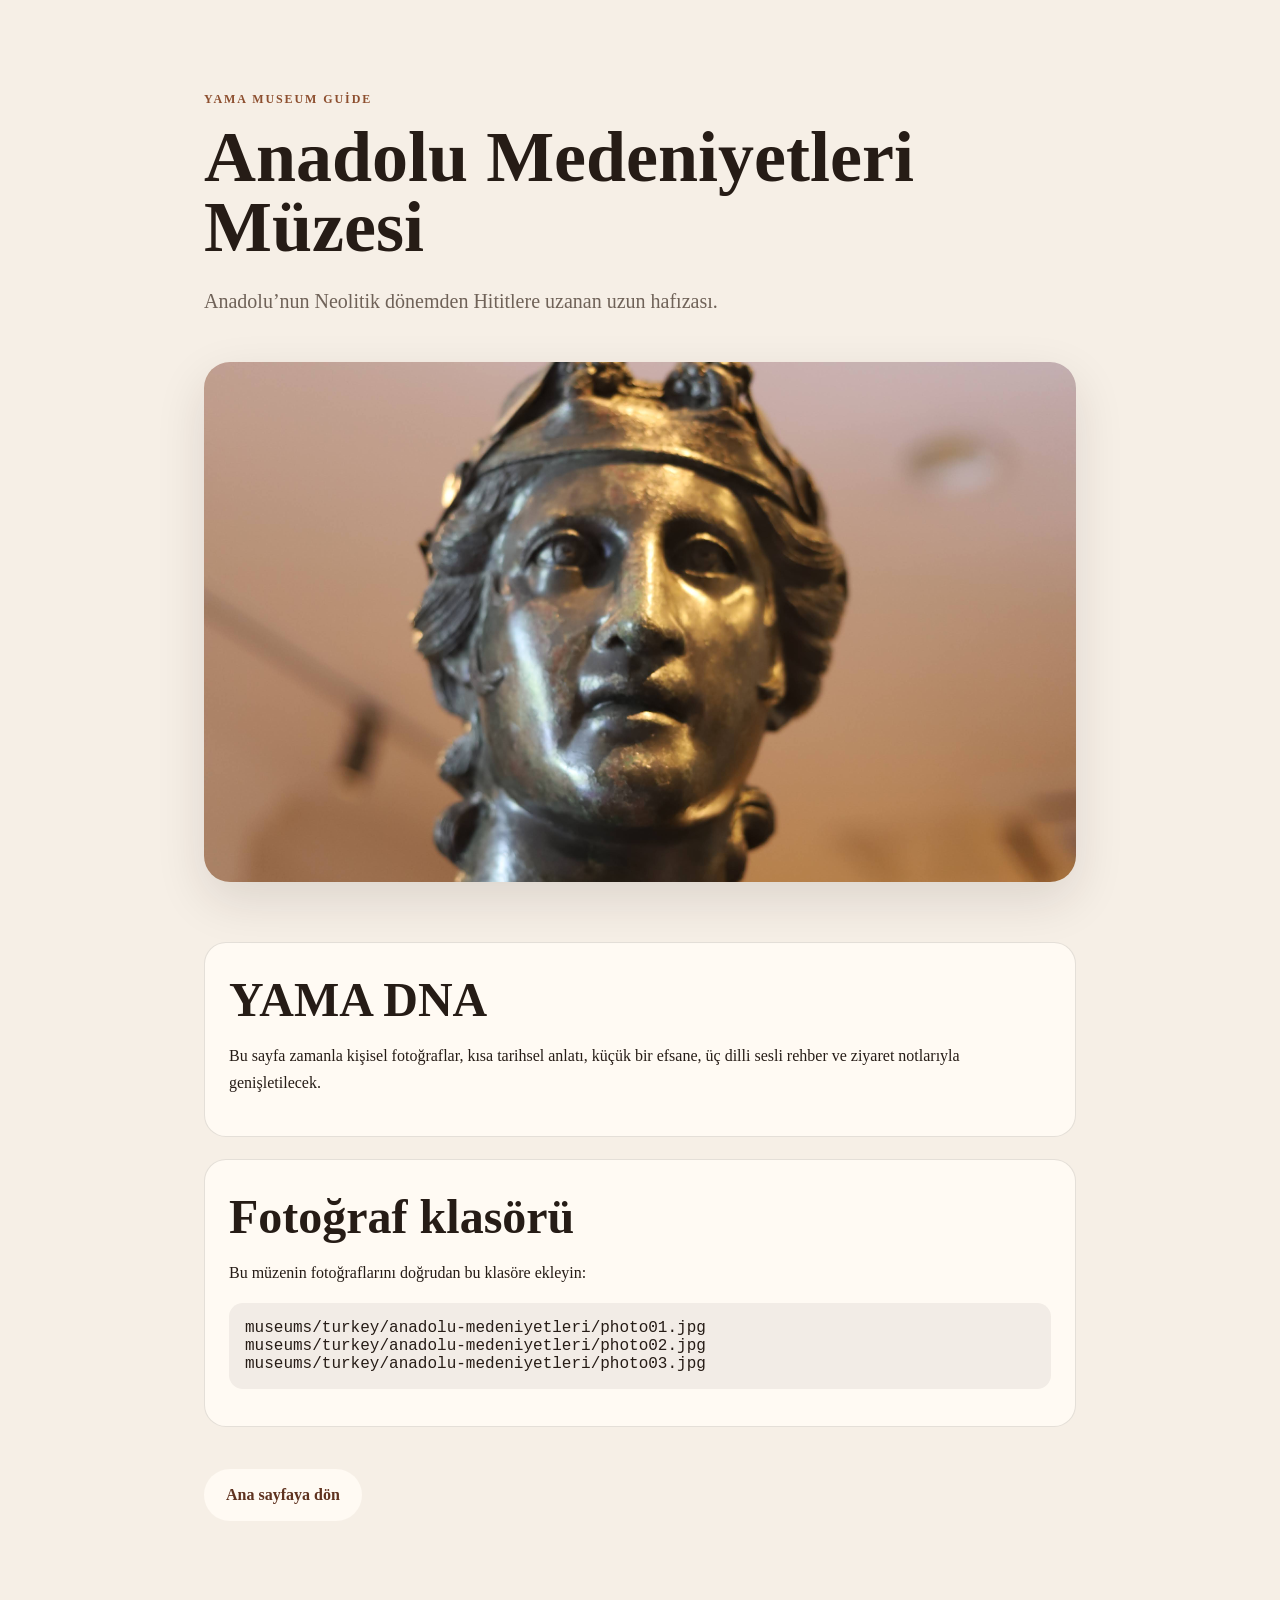
<file: museums/turkey/anadolu-medeniyetleri/index.html>
<!DOCTYPE html>
<html lang="tr">
<head>
  <meta charset="UTF-8" />
  <meta name="viewport" content="width=device-width, initial-scale=1.0" />
  <title>Anadolu Medeniyetleri Müzesi · YAMA Museum</title>
  <link rel="stylesheet" href="../../../style.css" />
</head>
<body>
  <main class="section museum-page">
    <p class="eyebrow">YAMA Museum Guide</p>
    <h1>Anadolu Medeniyetleri Müzesi</h1>
    <p class="lead">Anadolu’nun Neolitik dönemden Hititlere uzanan uzun hafızası.</p>

    <img class="museum-main-photo" src="photo01.jpg" alt="Anadolu Medeniyetleri Müzesi" />

    <section class="content-block">
      <h2>YAMA DNA</h2>
      <p>Bu sayfa zamanla kişisel fotoğraflar, kısa tarihsel anlatı, küçük bir efsane, üç dilli sesli rehber ve ziyaret notlarıyla genişletilecek.</p>
    </section>

    <section class="content-block">
      <h2>Fotoğraf klasörü</h2>
      <p>Bu müzenin fotoğraflarını doğrudan bu klasöre ekleyin:</p>
      <pre><code>museums/turkey/anadolu-medeniyetleri/photo01.jpg
museums/turkey/anadolu-medeniyetleri/photo02.jpg
museums/turkey/anadolu-medeniyetleri/photo03.jpg</code></pre>
    </section>

    <p><a class="button" href="../../../index.html">Ana sayfaya dön</a></p>
  </main>
</body>
</html>
</file>
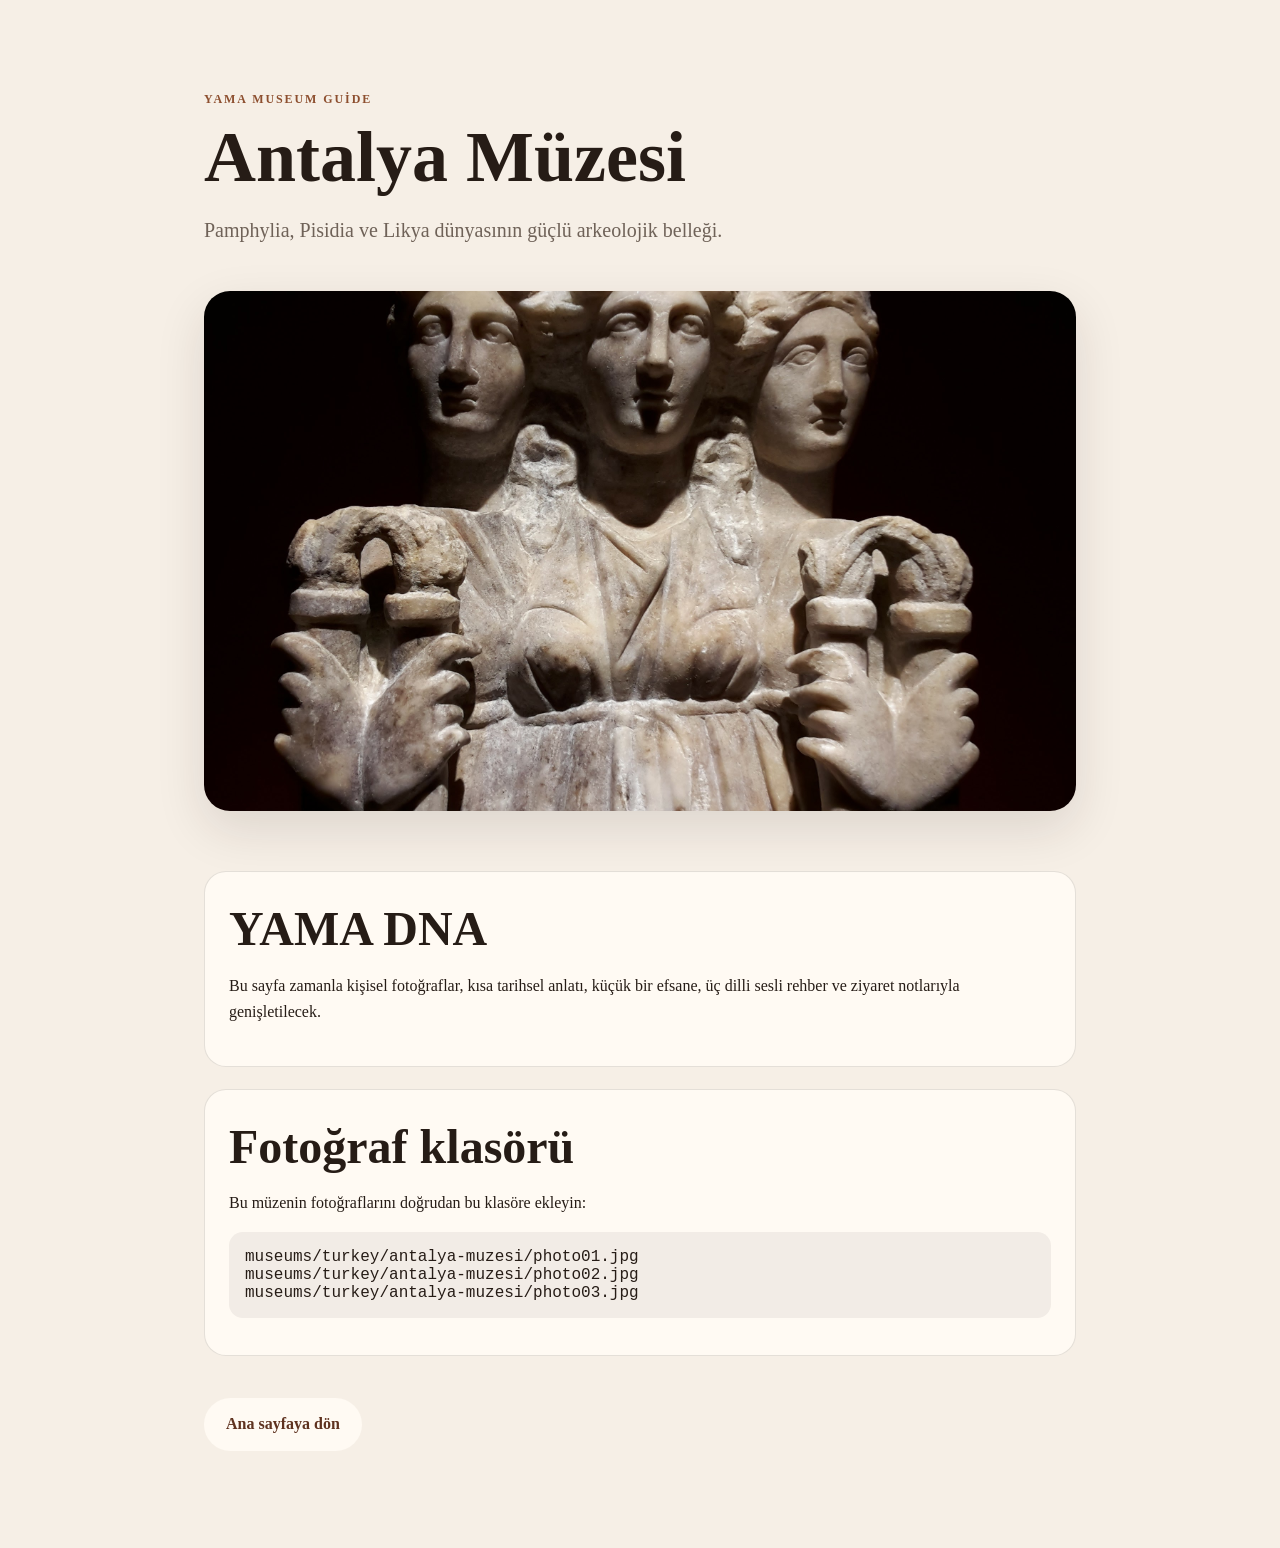
<file: museums/turkey/antalya-muzesi/index.html>
<!DOCTYPE html>
<html lang="tr">
<head>
  <meta charset="UTF-8" />
  <meta name="viewport" content="width=device-width, initial-scale=1.0" />
  <title>Antalya Müzesi · YAMA Museum</title>
  <link rel="stylesheet" href="../../../style.css" />
</head>
<body>
  <main class="section museum-page">
    <p class="eyebrow">YAMA Museum Guide</p>
    <h1>Antalya Müzesi</h1>
    <p class="lead">Pamphylia, Pisidia ve Likya dünyasının güçlü arkeolojik belleği.</p>

    <img class="museum-main-photo" src="photo01.jpg" alt="Antalya Müzesi" />

    <section class="content-block">
      <h2>YAMA DNA</h2>
      <p>Bu sayfa zamanla kişisel fotoğraflar, kısa tarihsel anlatı, küçük bir efsane, üç dilli sesli rehber ve ziyaret notlarıyla genişletilecek.</p>
    </section>

    <section class="content-block">
      <h2>Fotoğraf klasörü</h2>
      <p>Bu müzenin fotoğraflarını doğrudan bu klasöre ekleyin:</p>
      <pre><code>museums/turkey/antalya-muzesi/photo01.jpg
museums/turkey/antalya-muzesi/photo02.jpg
museums/turkey/antalya-muzesi/photo03.jpg</code></pre>
    </section>

    <p><a class="button" href="../../../index.html">Ana sayfaya dön</a></p>
  </main>
</body>
</html>
</file>
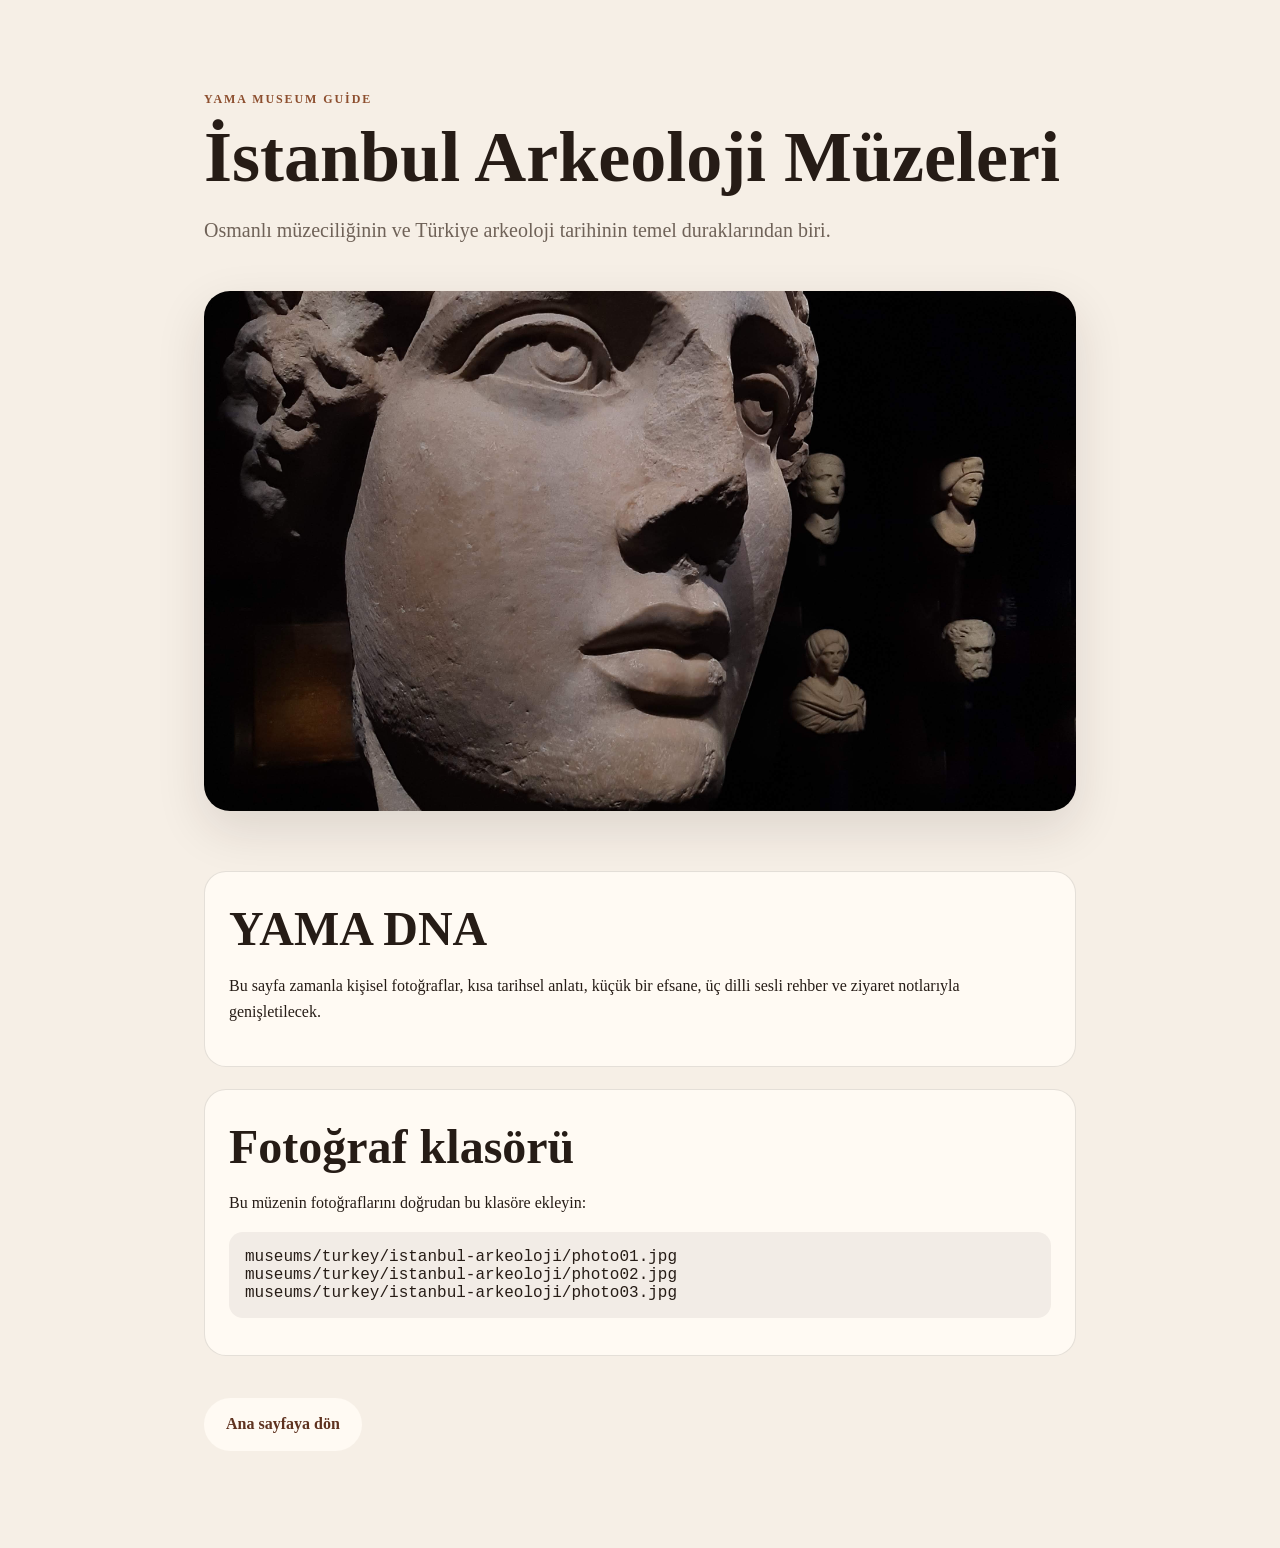
<file: museums/turkey/istanbul-arkeoloji/index.html>
<!DOCTYPE html>
<html lang="tr">
<head>
  <meta charset="UTF-8" />
  <meta name="viewport" content="width=device-width, initial-scale=1.0" />
  <title>İstanbul Arkeoloji Müzeleri · YAMA Museum</title>
  <link rel="stylesheet" href="../../../style.css" />
</head>
<body>
  <main class="section museum-page">
    <p class="eyebrow">YAMA Museum Guide</p>
    <h1>İstanbul Arkeoloji Müzeleri</h1>
    <p class="lead">Osmanlı müzeciliğinin ve Türkiye arkeoloji tarihinin temel duraklarından biri.</p>

    <img class="museum-main-photo" src="photo01.jpg" alt="İstanbul Arkeoloji Müzeleri" />

    <section class="content-block">
      <h2>YAMA DNA</h2>
      <p>Bu sayfa zamanla kişisel fotoğraflar, kısa tarihsel anlatı, küçük bir efsane, üç dilli sesli rehber ve ziyaret notlarıyla genişletilecek.</p>
    </section>

    <section class="content-block">
      <h2>Fotoğraf klasörü</h2>
      <p>Bu müzenin fotoğraflarını doğrudan bu klasöre ekleyin:</p>
      <pre><code>museums/turkey/istanbul-arkeoloji/photo01.jpg
museums/turkey/istanbul-arkeoloji/photo02.jpg
museums/turkey/istanbul-arkeoloji/photo03.jpg</code></pre>
    </section>

    <p><a class="button" href="../../../index.html">Ana sayfaya dön</a></p>
  </main>
</body>
</html>
</file>
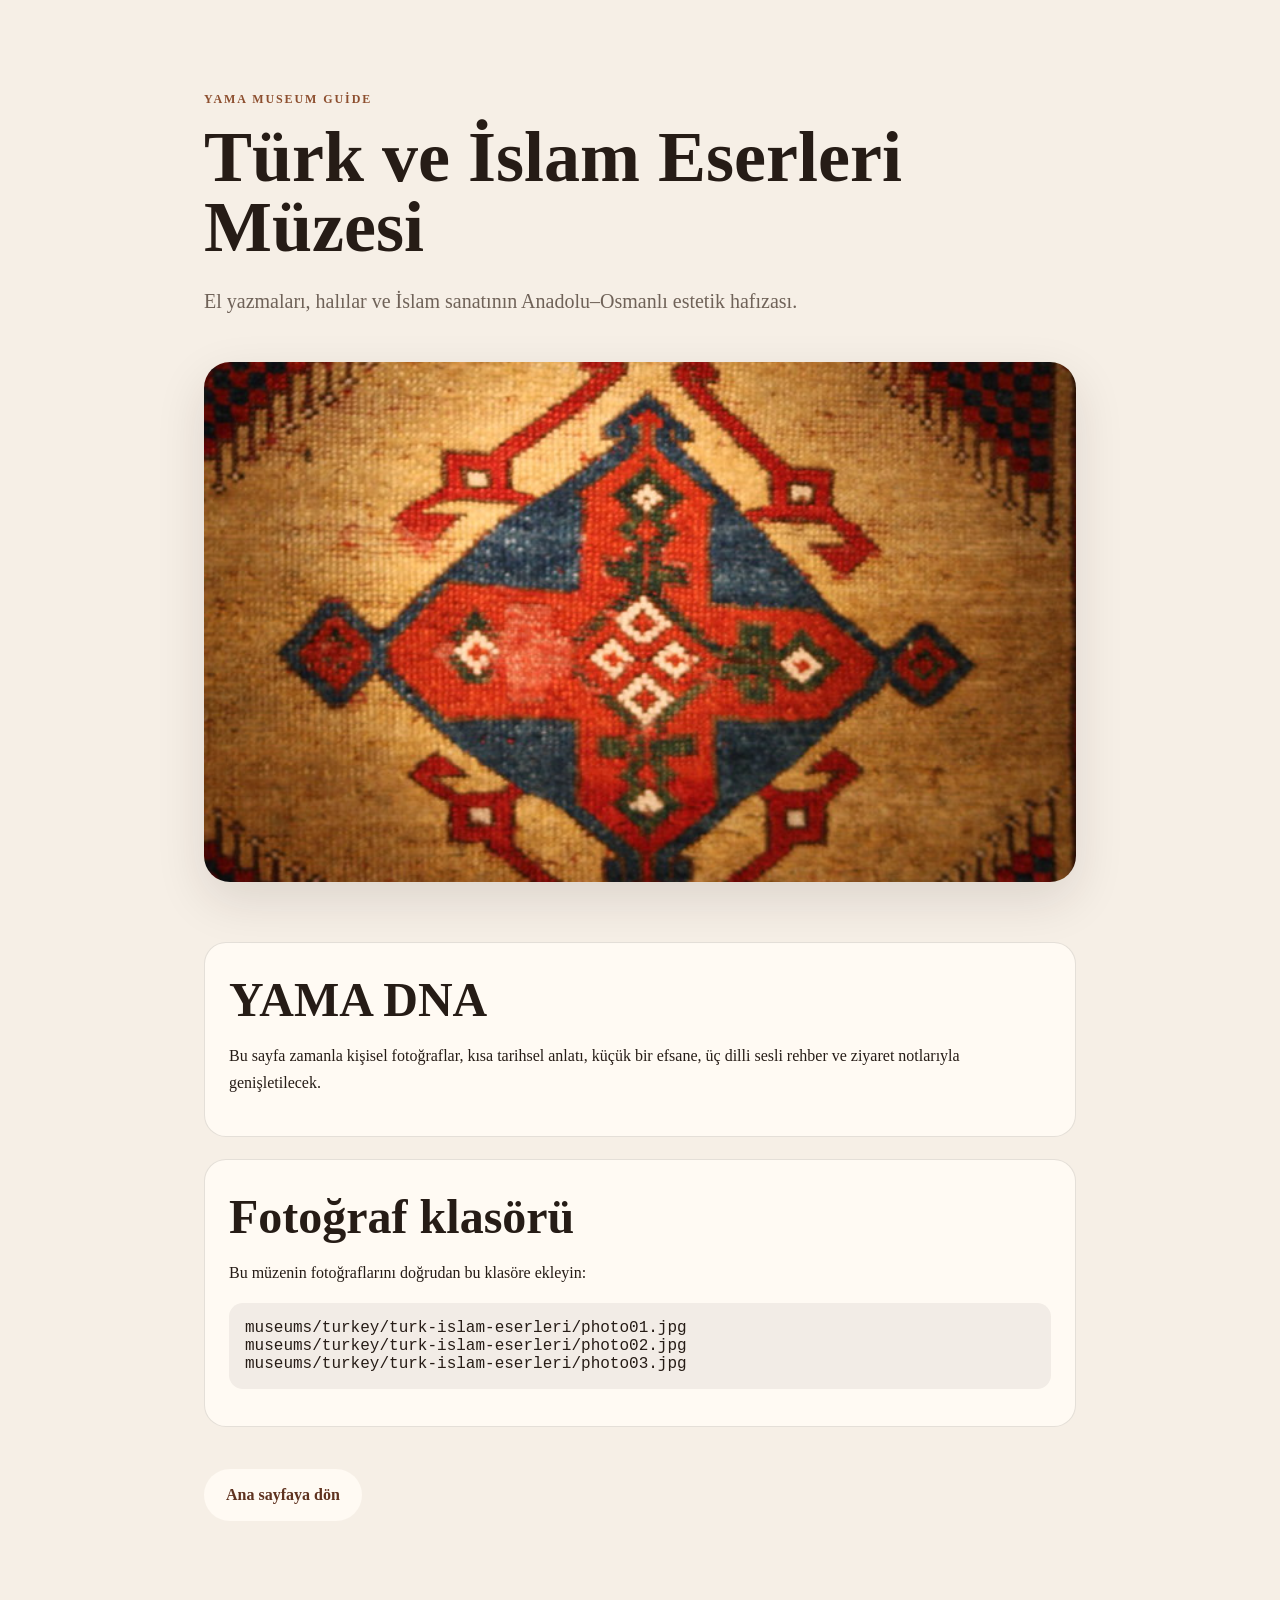
<file: museums/turkey/turk-islam-eserleri/index.html>
<!DOCTYPE html>
<html lang="tr">
<head>
  <meta charset="UTF-8" />
  <meta name="viewport" content="width=device-width, initial-scale=1.0" />
  <title>Türk ve İslam Eserleri Müzesi · YAMA Museum</title>
  <link rel="stylesheet" href="../../../style.css" />
</head>
<body>
  <main class="section museum-page">
    <p class="eyebrow">YAMA Museum Guide</p>
    <h1>Türk ve İslam Eserleri Müzesi</h1>
    <p class="lead">El yazmaları, halılar ve İslam sanatının Anadolu–Osmanlı estetik hafızası.</p>

    <img class="museum-main-photo" src="photo01.jpg" alt="Türk ve İslam Eserleri Müzesi" />

    <section class="content-block">
      <h2>YAMA DNA</h2>
      <p>Bu sayfa zamanla kişisel fotoğraflar, kısa tarihsel anlatı, küçük bir efsane, üç dilli sesli rehber ve ziyaret notlarıyla genişletilecek.</p>
    </section>

    <section class="content-block">
      <h2>Fotoğraf klasörü</h2>
      <p>Bu müzenin fotoğraflarını doğrudan bu klasöre ekleyin:</p>
      <pre><code>museums/turkey/turk-islam-eserleri/photo01.jpg
museums/turkey/turk-islam-eserleri/photo02.jpg
museums/turkey/turk-islam-eserleri/photo03.jpg</code></pre>
    </section>

    <p><a class="button" href="../../../index.html">Ana sayfaya dön</a></p>
  </main>
</body>
</html>
</file>
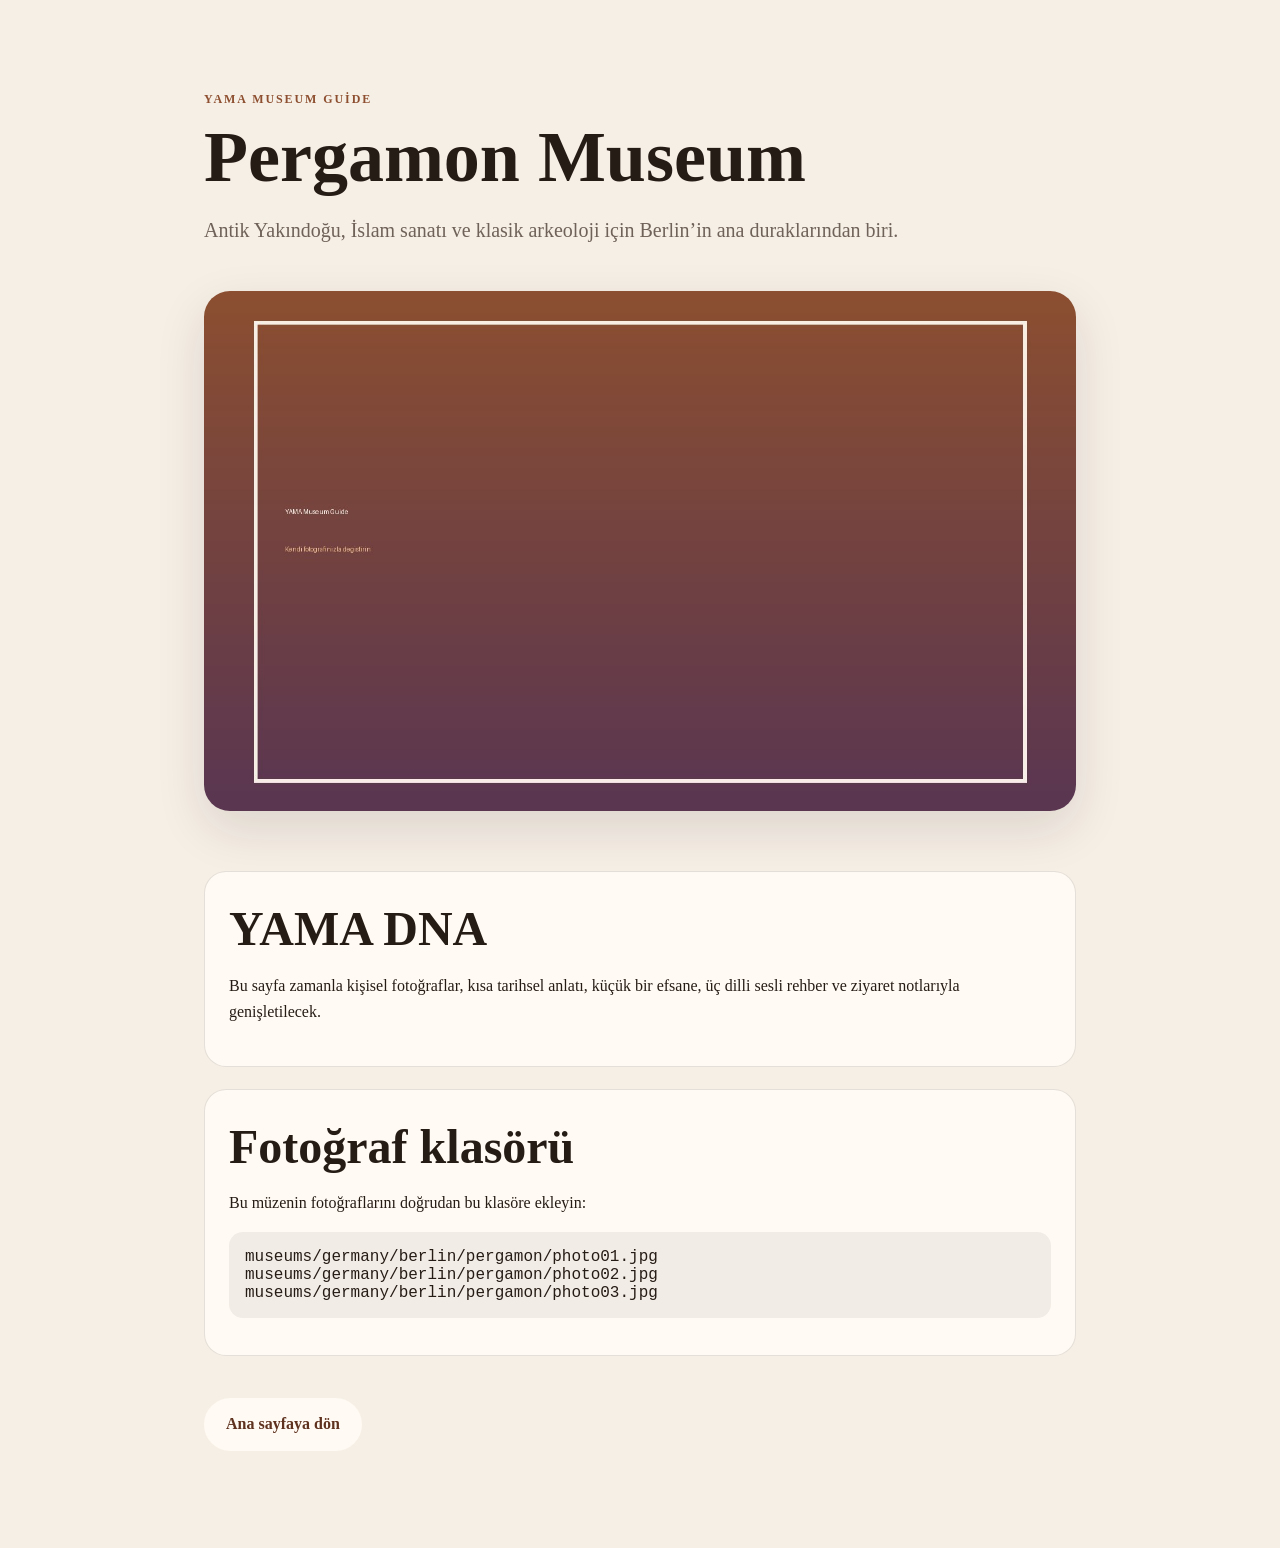
<file: museums/germany/berlin/pergamon/index.html>
<!DOCTYPE html>
<html lang="tr">
<head>
  <meta charset="UTF-8" />
  <meta name="viewport" content="width=device-width, initial-scale=1.0" />
  <title>Pergamon Museum · YAMA Museum</title>
  <link rel="stylesheet" href="../../../../style.css" />
</head>
<body>
  <main class="section museum-page">
    <p class="eyebrow">YAMA Museum Guide</p>
    <h1>Pergamon Museum</h1>
    <p class="lead">Antik Yakındoğu, İslam sanatı ve klasik arkeoloji için Berlin’in ana duraklarından biri.</p>

    <img class="museum-main-photo" src="photo01.jpg" alt="Pergamon Museum" />

    <section class="content-block">
      <h2>YAMA DNA</h2>
      <p>Bu sayfa zamanla kişisel fotoğraflar, kısa tarihsel anlatı, küçük bir efsane, üç dilli sesli rehber ve ziyaret notlarıyla genişletilecek.</p>
    </section>

    <section class="content-block">
      <h2>Fotoğraf klasörü</h2>
      <p>Bu müzenin fotoğraflarını doğrudan bu klasöre ekleyin:</p>
      <pre><code>museums/germany/berlin/pergamon/photo01.jpg
museums/germany/berlin/pergamon/photo02.jpg
museums/germany/berlin/pergamon/photo03.jpg</code></pre>
    </section>

    <p><a class="button" href="../../../../index.html">Ana sayfaya dön</a></p>
  </main>
</body>
</html>
</file>
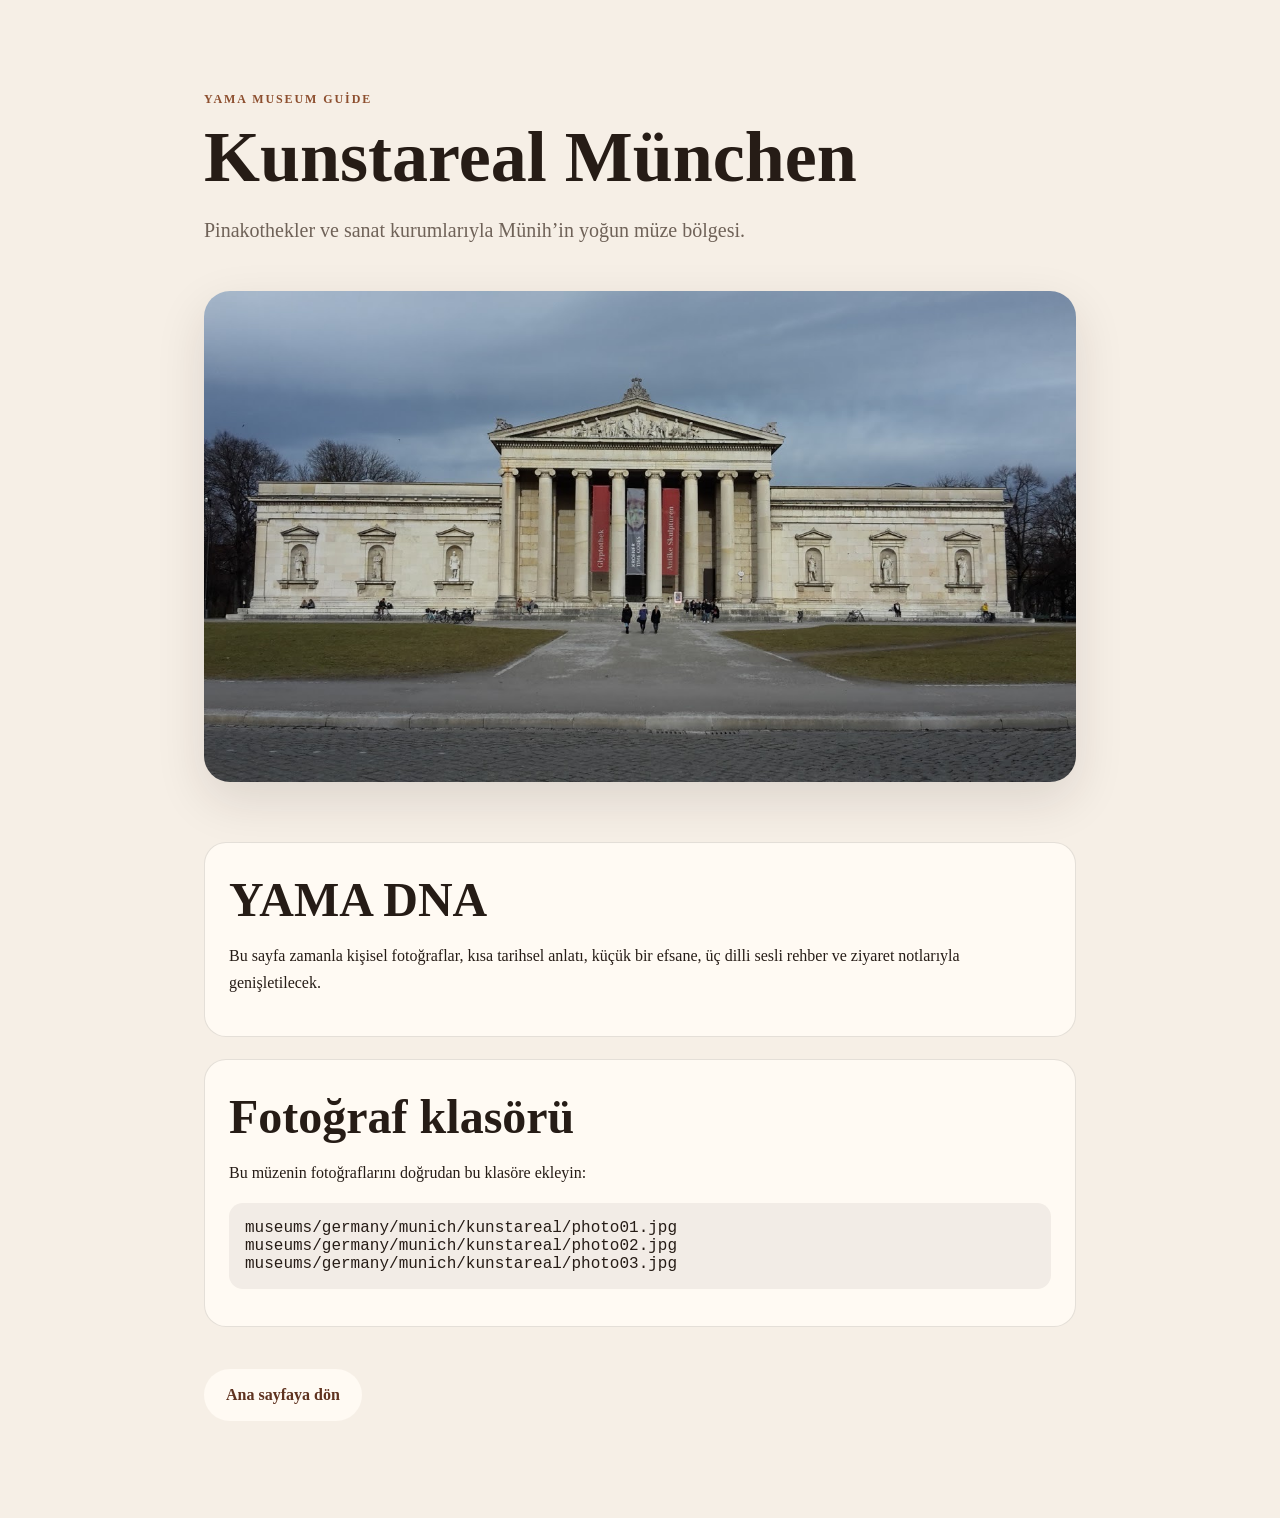
<file: museums/germany/munich/kunstareal/index.html>
<!DOCTYPE html>
<html lang="tr">
<head>
  <meta charset="UTF-8" />
  <meta name="viewport" content="width=device-width, initial-scale=1.0" />
  <title>Kunstareal München · YAMA Museum</title>
  <link rel="stylesheet" href="../../../../style.css" />
</head>
<body>
  <main class="section museum-page">
    <p class="eyebrow">YAMA Museum Guide</p>
    <h1>Kunstareal München</h1>
    <p class="lead">Pinakothekler ve sanat kurumlarıyla Münih’in yoğun müze bölgesi.</p>

    <img class="museum-main-photo" src="photo01.jpg" alt="Kunstareal München" />

    <section class="content-block">
      <h2>YAMA DNA</h2>
      <p>Bu sayfa zamanla kişisel fotoğraflar, kısa tarihsel anlatı, küçük bir efsane, üç dilli sesli rehber ve ziyaret notlarıyla genişletilecek.</p>
    </section>

    <section class="content-block">
      <h2>Fotoğraf klasörü</h2>
      <p>Bu müzenin fotoğraflarını doğrudan bu klasöre ekleyin:</p>
      <pre><code>museums/germany/munich/kunstareal/photo01.jpg
museums/germany/munich/kunstareal/photo02.jpg
museums/germany/munich/kunstareal/photo03.jpg</code></pre>
    </section>

    <p><a class="button" href="../../../../index.html">Ana sayfaya dön</a></p>
  </main>
</body>
</html>
</file>
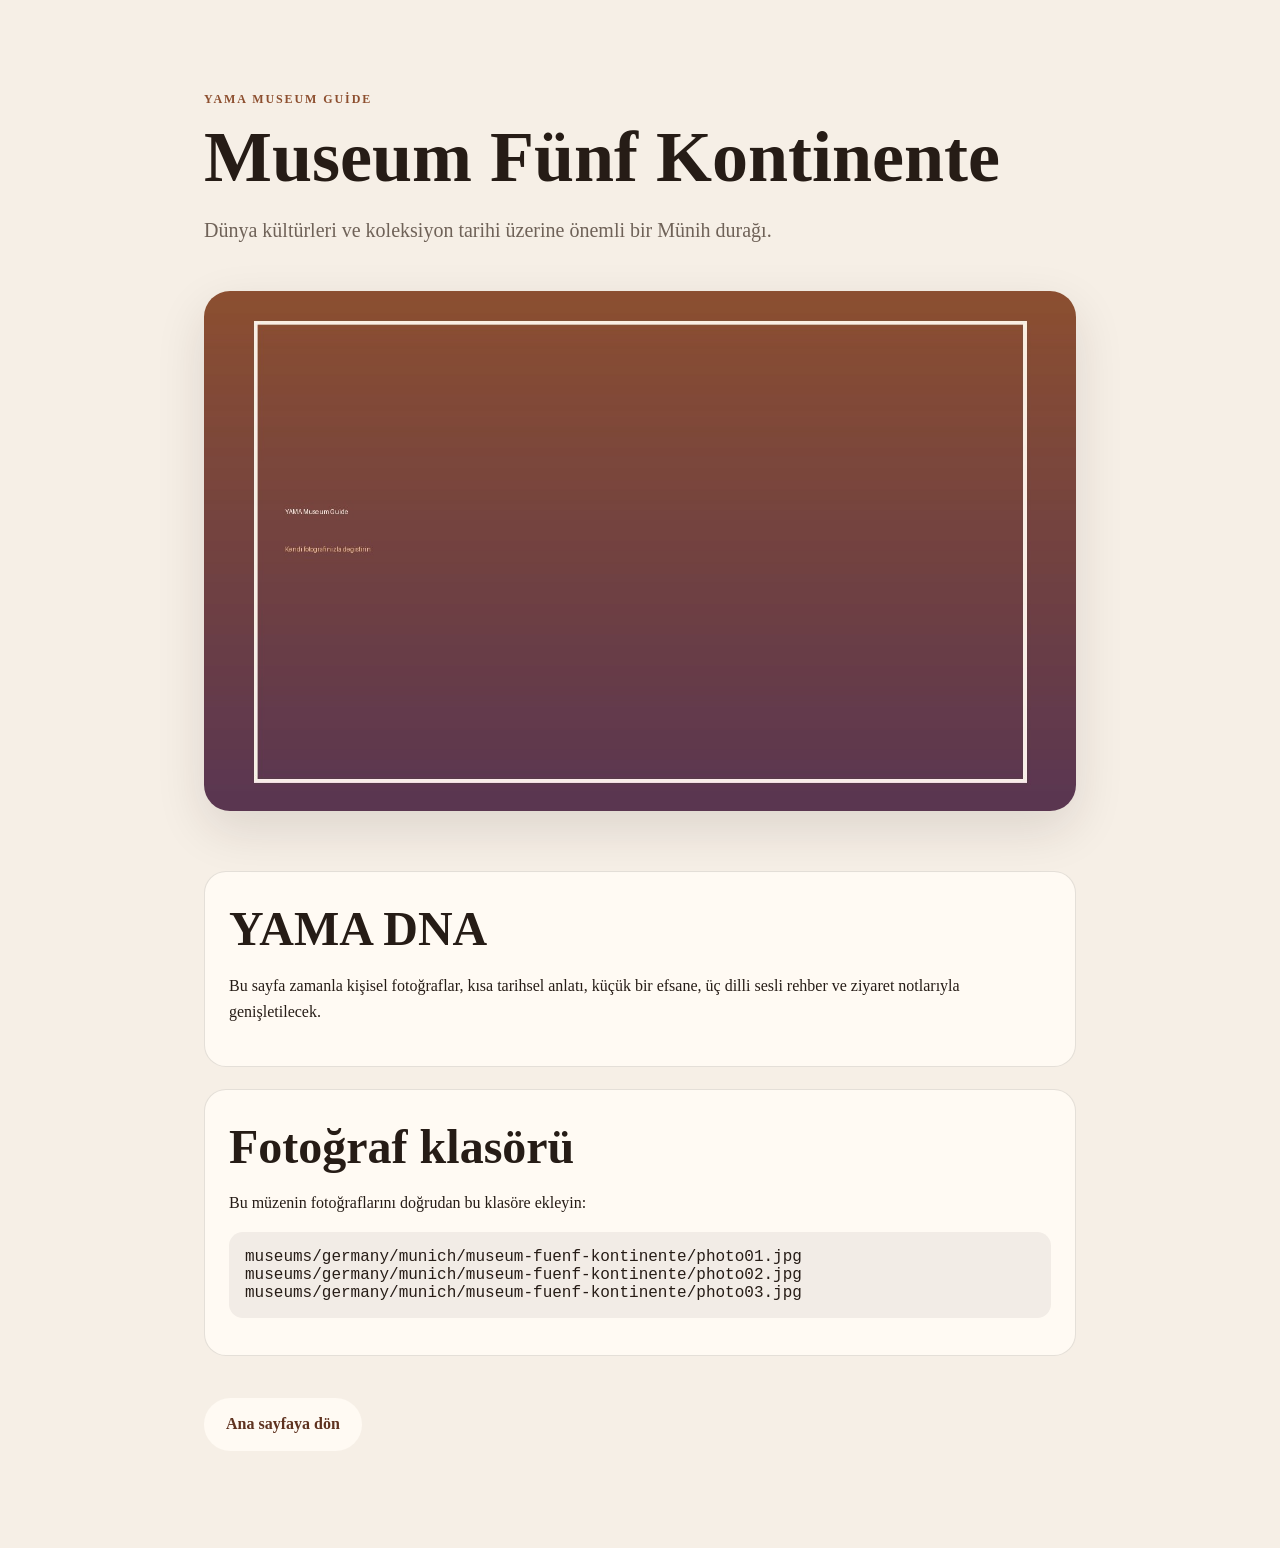
<file: museums/germany/munich/museum-fuenf-kontinente/index.html>
<!DOCTYPE html>
<html lang="tr">
<head>
  <meta charset="UTF-8" />
  <meta name="viewport" content="width=device-width, initial-scale=1.0" />
  <title>Museum Fünf Kontinente · YAMA Museum</title>
  <link rel="stylesheet" href="../../../../style.css" />
</head>
<body>
  <main class="section museum-page">
    <p class="eyebrow">YAMA Museum Guide</p>
    <h1>Museum Fünf Kontinente</h1>
    <p class="lead">Dünya kültürleri ve koleksiyon tarihi üzerine önemli bir Münih durağı.</p>

    <img class="museum-main-photo" src="photo01.jpg" alt="Museum Fünf Kontinente" />

    <section class="content-block">
      <h2>YAMA DNA</h2>
      <p>Bu sayfa zamanla kişisel fotoğraflar, kısa tarihsel anlatı, küçük bir efsane, üç dilli sesli rehber ve ziyaret notlarıyla genişletilecek.</p>
    </section>

    <section class="content-block">
      <h2>Fotoğraf klasörü</h2>
      <p>Bu müzenin fotoğraflarını doğrudan bu klasöre ekleyin:</p>
      <pre><code>museums/germany/munich/museum-fuenf-kontinente/photo01.jpg
museums/germany/munich/museum-fuenf-kontinente/photo02.jpg
museums/germany/munich/museum-fuenf-kontinente/photo03.jpg</code></pre>
    </section>

    <p><a class="button" href="../../../../index.html">Ana sayfaya dön</a></p>
  </main>
</body>
</html>
</file>
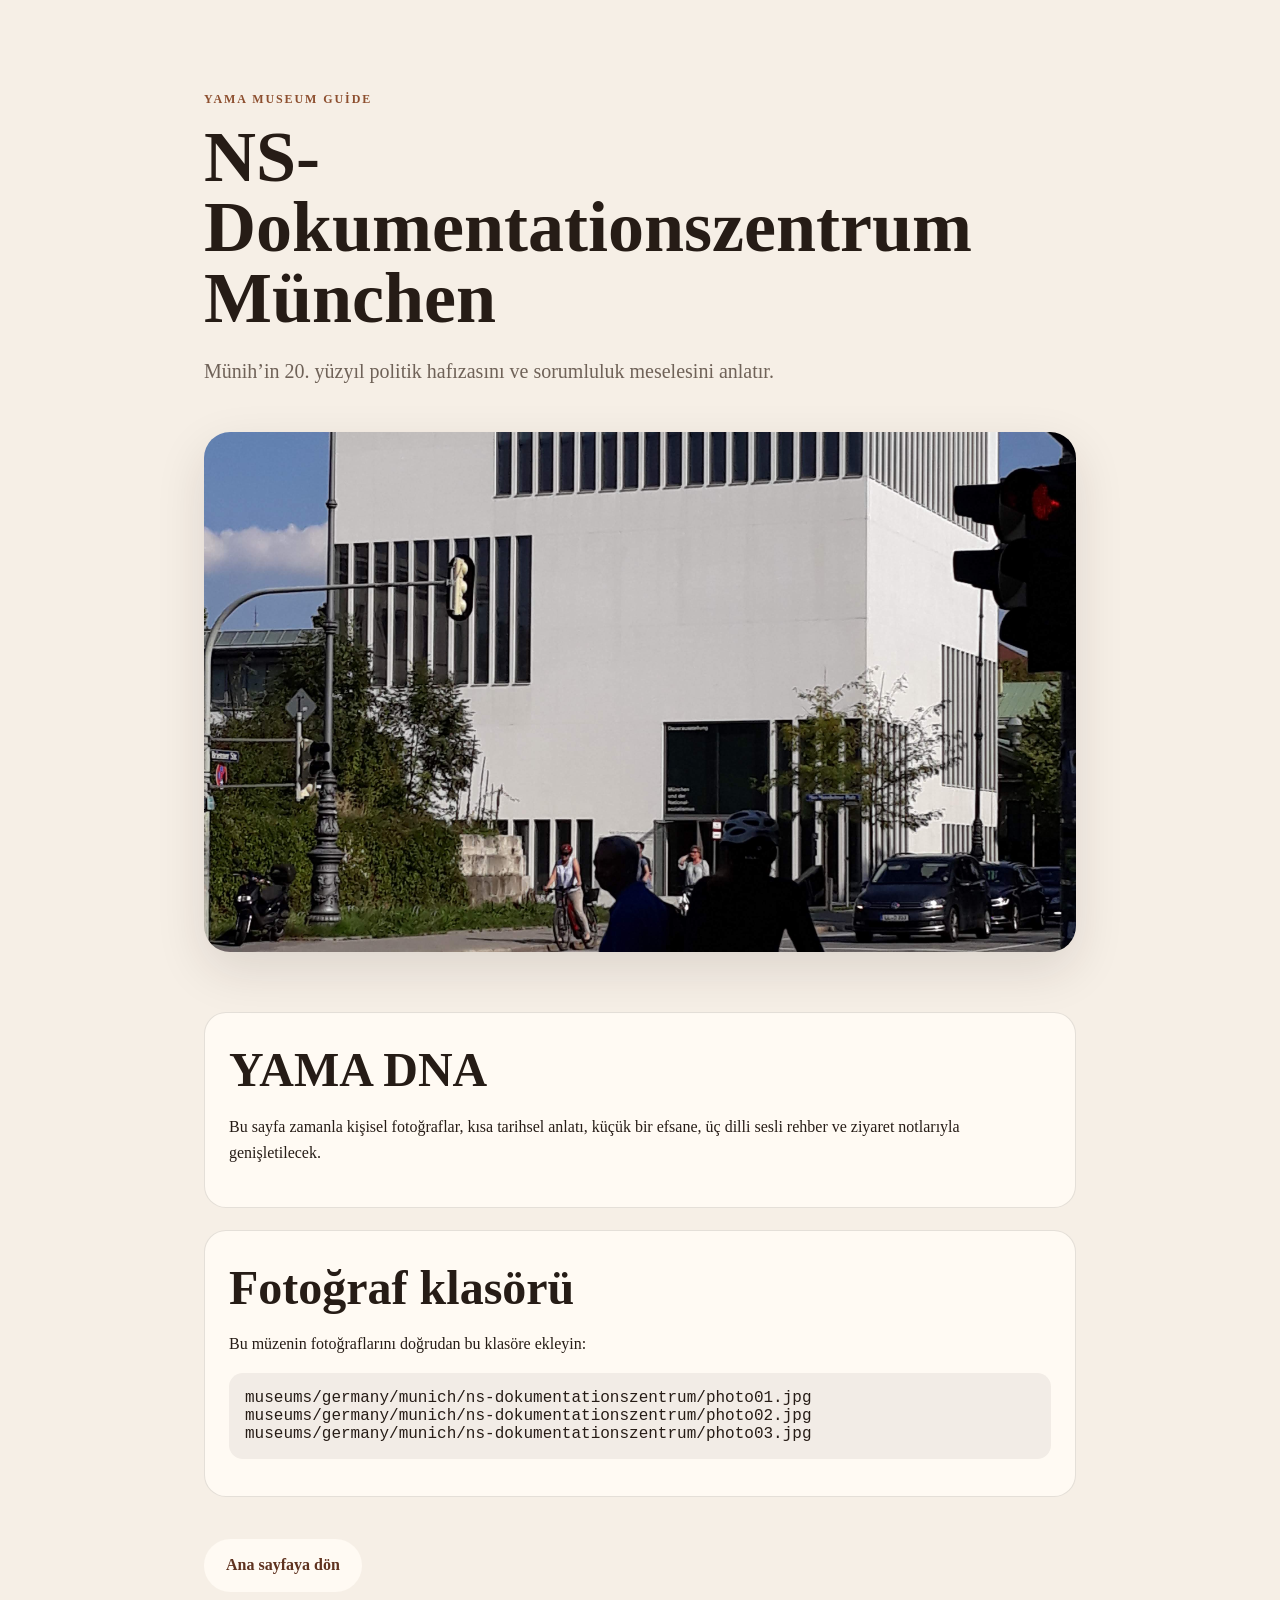
<file: museums/germany/munich/ns-dokumentationszentrum/index.html>
<!DOCTYPE html>
<html lang="tr">
<head>
  <meta charset="UTF-8" />
  <meta name="viewport" content="width=device-width, initial-scale=1.0" />
  <title>NS-Dokumentationszentrum München · YAMA Museum</title>
  <link rel="stylesheet" href="../../../../style.css" />
</head>
<body>
  <main class="section museum-page">
    <p class="eyebrow">YAMA Museum Guide</p>
    <h1>NS-Dokumentationszentrum München</h1>
    <p class="lead">Münih’in 20. yüzyıl politik hafızasını ve sorumluluk meselesini anlatır.</p>

    <img class="museum-main-photo" src="photo01.jpg" alt="NS-Dokumentationszentrum München" />

    <section class="content-block">
      <h2>YAMA DNA</h2>
      <p>Bu sayfa zamanla kişisel fotoğraflar, kısa tarihsel anlatı, küçük bir efsane, üç dilli sesli rehber ve ziyaret notlarıyla genişletilecek.</p>
    </section>

    <section class="content-block">
      <h2>Fotoğraf klasörü</h2>
      <p>Bu müzenin fotoğraflarını doğrudan bu klasöre ekleyin:</p>
      <pre><code>museums/germany/munich/ns-dokumentationszentrum/photo01.jpg
museums/germany/munich/ns-dokumentationszentrum/photo02.jpg
museums/germany/munich/ns-dokumentationszentrum/photo03.jpg</code></pre>
    </section>

    <p><a class="button" href="../../../../index.html">Ana sayfaya dön</a></p>
  </main>
</body>
</html>
</file>
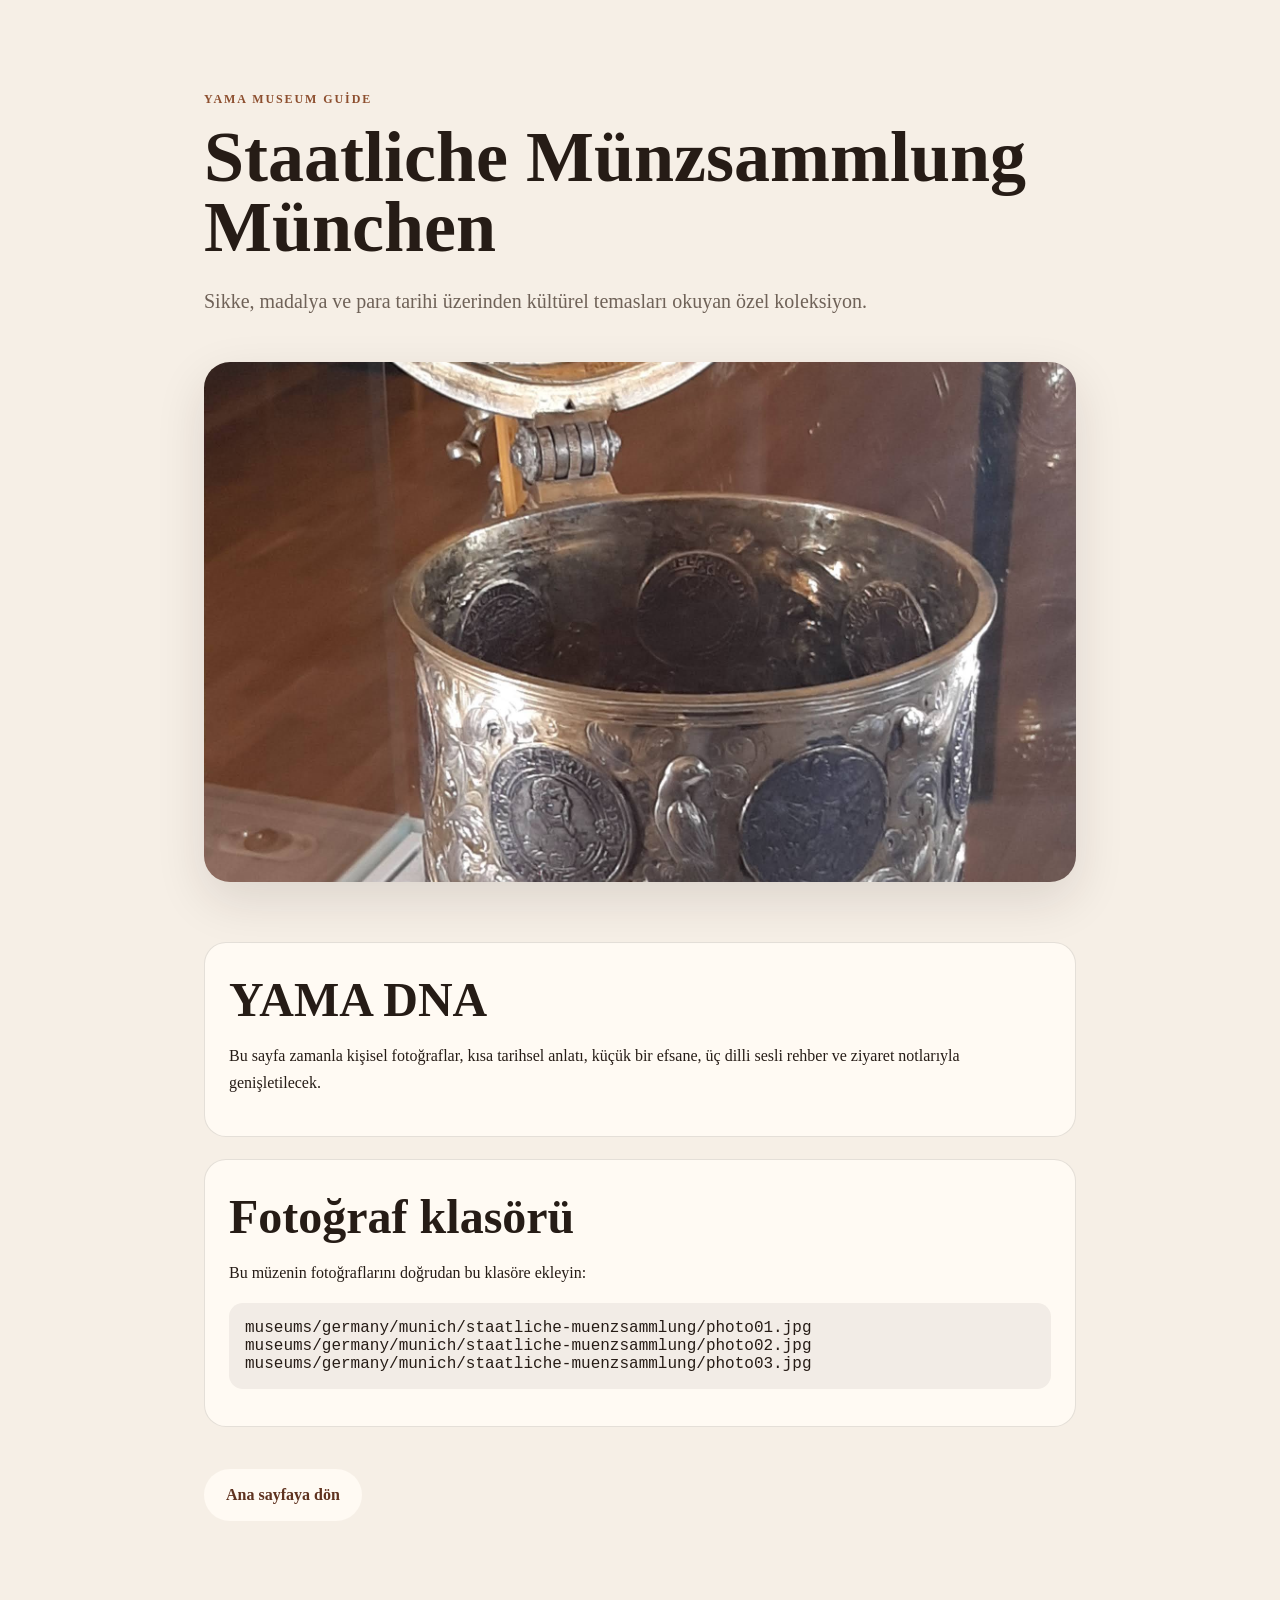
<file: museums/germany/munich/staatliche-muenzsammlung/index.html>
<!DOCTYPE html>
<html lang="tr">
<head>
  <meta charset="UTF-8" />
  <meta name="viewport" content="width=device-width, initial-scale=1.0" />
  <title>Staatliche Münzsammlung München · YAMA Museum</title>
  <link rel="stylesheet" href="../../../../style.css" />
</head>
<body>
  <main class="section museum-page">
    <p class="eyebrow">YAMA Museum Guide</p>
    <h1>Staatliche Münzsammlung München</h1>
    <p class="lead">Sikke, madalya ve para tarihi üzerinden kültürel temasları okuyan özel koleksiyon.</p>

    <img class="museum-main-photo" src="photo01.jpg" alt="Staatliche Münzsammlung München" />

    <section class="content-block">
      <h2>YAMA DNA</h2>
      <p>Bu sayfa zamanla kişisel fotoğraflar, kısa tarihsel anlatı, küçük bir efsane, üç dilli sesli rehber ve ziyaret notlarıyla genişletilecek.</p>
    </section>

    <section class="content-block">
      <h2>Fotoğraf klasörü</h2>
      <p>Bu müzenin fotoğraflarını doğrudan bu klasöre ekleyin:</p>
      <pre><code>museums/germany/munich/staatliche-muenzsammlung/photo01.jpg
museums/germany/munich/staatliche-muenzsammlung/photo02.jpg
museums/germany/munich/staatliche-muenzsammlung/photo03.jpg</code></pre>
    </section>

    <p><a class="button" href="../../../../index.html">Ana sayfaya dön</a></p>
  </main>
</body>
</html>
</file>
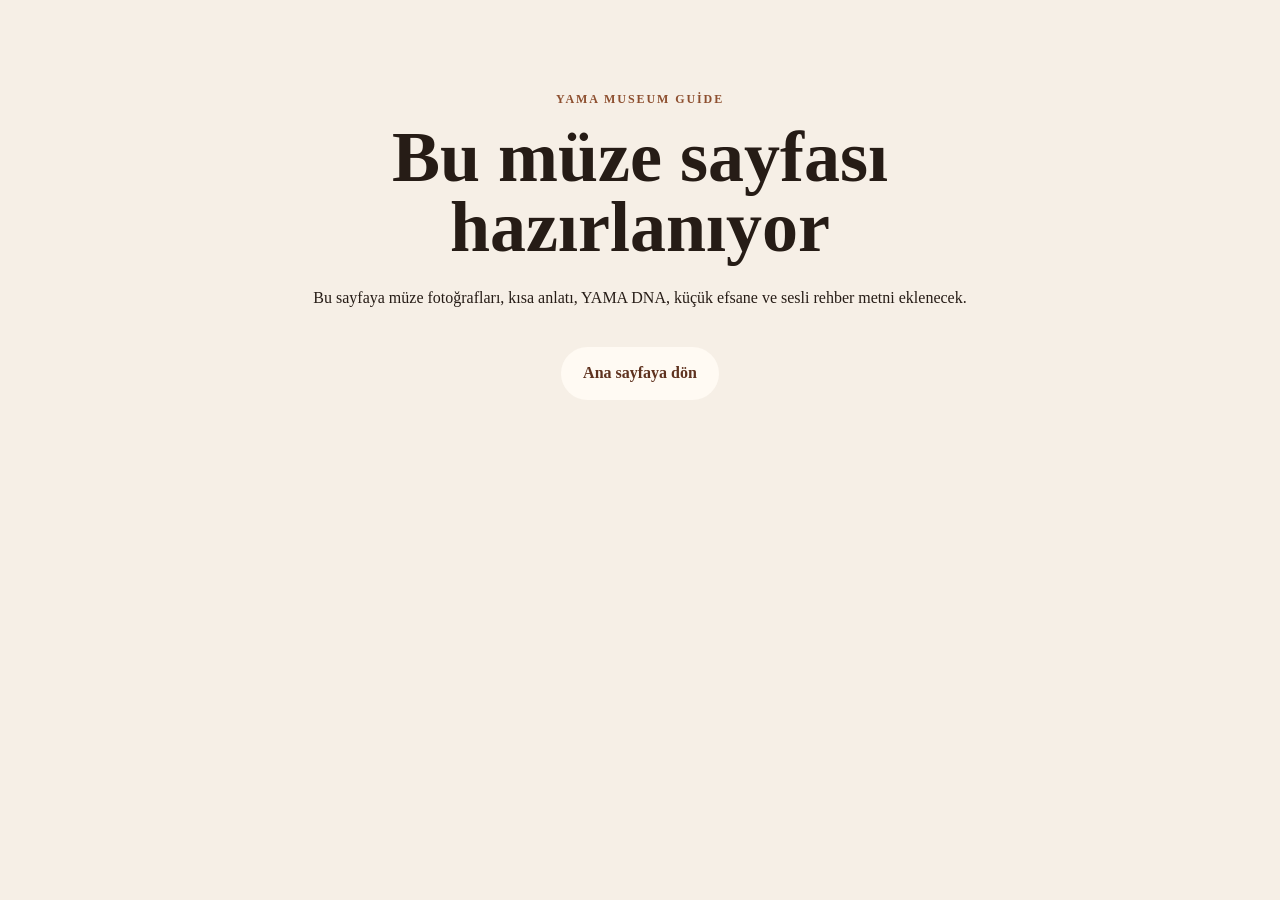
<file: museums/anadolu-medeniyetleri.html>
<!DOCTYPE html>
<html lang="tr">
<head>
  <meta charset="UTF-8" />
  <meta name="viewport" content="width=device-width, initial-scale=1.0" />
  <title>YAMA Museum Guide</title>
  <link rel="stylesheet" href="../style.css" />
</head>
<body>
  <main class="section about">
    <p class="eyebrow">YAMA Museum Guide</p>
    <h1>Bu müze sayfası hazırlanıyor</h1>
    <p>Bu sayfaya müze fotoğrafları, kısa anlatı, YAMA DNA, küçük efsane ve sesli rehber metni eklenecek.</p>
    <p><a class="button" href="../index.html">Ana sayfaya dön</a></p>
  </main>
</body>
</html>
</file>
<file: style.css>
:root {
  --bg: #f6efe6;
  --text: #261c16;
  --muted: #6f6258;
  --card: #fffaf3;
  --accent: #8d4f2f;
  --accent-dark: #5f321f;
  --line: rgba(38, 28, 22, 0.12);
}
* { box-sizing: border-box; }
body { margin: 0; font-family: Georgia, 'Times New Roman', serif; background: var(--bg); color: var(--text); }
a { color: inherit; }
.hero {
    min-height: 72vh;
    padding: 24px;
    background: linear-gradient(rgba(38,28,22,.58), rgba(38,28,22,.35)),
                url('assets/hero.jpg');
    background-size: cover;
    background-position: center;
    background-repeat: no-repeat;
    color: white;
}
.nav { display: flex; justify-content: space-between; align-items: center; max-width: 1180px; margin: 0 auto; }
.logo { font-weight: 700; letter-spacing: .06em; }
.nav-links { display: flex; gap: 20px; font-size: 15px; }
.nav-links a { text-decoration: none; opacity: .9; }
.hero-content { max-width: 780px; margin: 120px auto 0; text-align: center; }
.eyebrow { text-transform: uppercase; letter-spacing: .16em; font-size: 12px; font-weight: 700; color: var(--accent); }
.hero .eyebrow { color: #f0c08f; }
h1 { font-size: clamp(38px, 6vw, 72px); line-height: .98; margin: 12px 0 22px; }
h2 { font-size: clamp(30px, 4vw, 48px); line-height: 1.05; margin: 8px 0 18px; }
h3 { font-size: 24px; margin: 0 0 12px; }
p { line-height: 1.65; }
.button { display: inline-block; margin-top: 20px; padding: 13px 22px; background: #fffaf3; color: var(--accent-dark); text-decoration: none; border-radius: 999px; font-weight: 700; }
.section { max-width: 1180px; margin: 0 auto; padding: 78px 24px; }
.section-title { max-width: 720px; margin-bottom: 30px; }
.museum-grid { display: grid; grid-template-columns: repeat(4, 1fr); gap: 22px; }
.museum-card { background: var(--card); border: 1px solid var(--line); border-radius: 24px; overflow: hidden; box-shadow: 0 18px 50px rgba(38,28,22,.08); }
.museum-image { height: 190px; background-size: cover; background-position: center; }
.istanbul { background-image: linear-gradient(rgba(0,0,0,.1), rgba(0,0,0,.1)), url('museums/turkey/istanbul-arkeoloji/photo01.jpg'); }
.antalya { background-image: linear-gradient(rgba(0,0,0,.1), rgba(0,0,0,.1)), url('museums/turkey/antalya-muzesi/photo01.jpg'); }
.anadolu { background-image: linear-gradient(rgba(0,0,0,.1), rgba(0,0,0,.1)), url('museums/turkey/anadolu-medeniyetleri/photo01.jpg'); }
.tiem { background-image: linear-gradient(rgba(0,0,0,.1), rgba(0,0,0,.1)), url('museums/turkey/turk-islam-eserleri/photo01.jpg'); }
.museum-body { padding: 22px; }
.museum-body p { color: var(--muted); font-size: 15px; }
.museum-body a { display: inline-block; margin-top: 8px; color: var(--accent); font-weight: 700; text-decoration: none; }
.official-section { border-top: 1px solid var(--line); }
.link-grid { display: grid; grid-template-columns: repeat(3, 1fr); gap: 20px; }
.link-card { background: var(--accent-dark); color: white; padding: 26px; border-radius: 22px; text-decoration: none; min-height: 170px; }
.link-card span { font-size: 22px; font-weight: 700; }
.link-card p { color: rgba(255,255,255,.78); }
.about { max-width: 850px; text-align: center; }
footer { padding: 32px 24px; text-align: center; color: var(--muted); border-top: 1px solid var(--line); }
@media (max-width: 980px) { .museum-grid { grid-template-columns: repeat(2, 1fr); } .link-grid { grid-template-columns: 1fr; } }
@media (max-width: 620px) { .nav { align-items: flex-start; gap: 16px; flex-direction: column; } .nav-links { flex-wrap: wrap; gap: 12px; } .museum-grid { grid-template-columns: 1fr; } .hero-content { margin-top: 80px; text-align: left; } }

.city-section { border-top: 1px solid var(--line); }
.city-grid { grid-template-columns: repeat(3, 1fr); }
.munzsammlung { background-image: linear-gradient(rgba(0,0,0,.18), rgba(0,0,0,.18)), url('museums/germany/munich/staatliche-muenzsammlung/photo01.jpg'); }
.kunstareal { background-image: linear-gradient(rgba(0,0,0,.18), rgba(0,0,0,.18)), url('museums/germany/munich/kunstareal/photo01.jpg'); }
.fuenfkontinente { background-image: linear-gradient(rgba(0,0,0,.18), rgba(0,0,0,.18)), url('museums/germany/munich/museum-fuenf-kontinente/photo01.jpg'); }
.nsdoku { background-image: linear-gradient(rgba(0,0,0,.18), rgba(0,0,0,.18)), url('museums/germany/munich/ns-dokumentationszentrum/photo01.jpg'); }
.residenz { background-image: linear-gradient(rgba(0,0,0,.18), rgba(0,0,0,.18)), url('museums/germany/munich/residenz/photo01.jpg'); }
.pergamon { background-image: linear-gradient(rgba(0,0,0,.18), rgba(0,0,0,.18)), url('museums/germany/berlin/pergamon/photo01.jpg'); }
.photo-note { background: var(--card); border: 1px dashed var(--line); border-radius: 18px; padding: 18px; color: var(--muted); }
@media (max-width: 980px) { .city-grid { grid-template-columns: repeat(2, 1fr); } }
@media (max-width: 620px) { .city-grid { grid-template-columns: 1fr; } }


.museum-page { max-width: 920px; }
.lead { font-size: 20px; color: var(--muted); }
.museum-main-photo { width: 100%; max-height: 520px; object-fit: cover; border-radius: 26px; margin: 24px 0 34px; box-shadow: 0 18px 50px rgba(38,28,22,.12); }
.content-block { text-align: left; background: var(--card); border: 1px solid var(--line); border-radius: 22px; padding: 24px; margin: 22px 0; }
pre { white-space: pre-wrap; background: rgba(38,28,22,.06); padding: 16px; border-radius: 14px; overflow-x: auto; }
code { font-family: Consolas, Monaco, monospace; }
</file>
